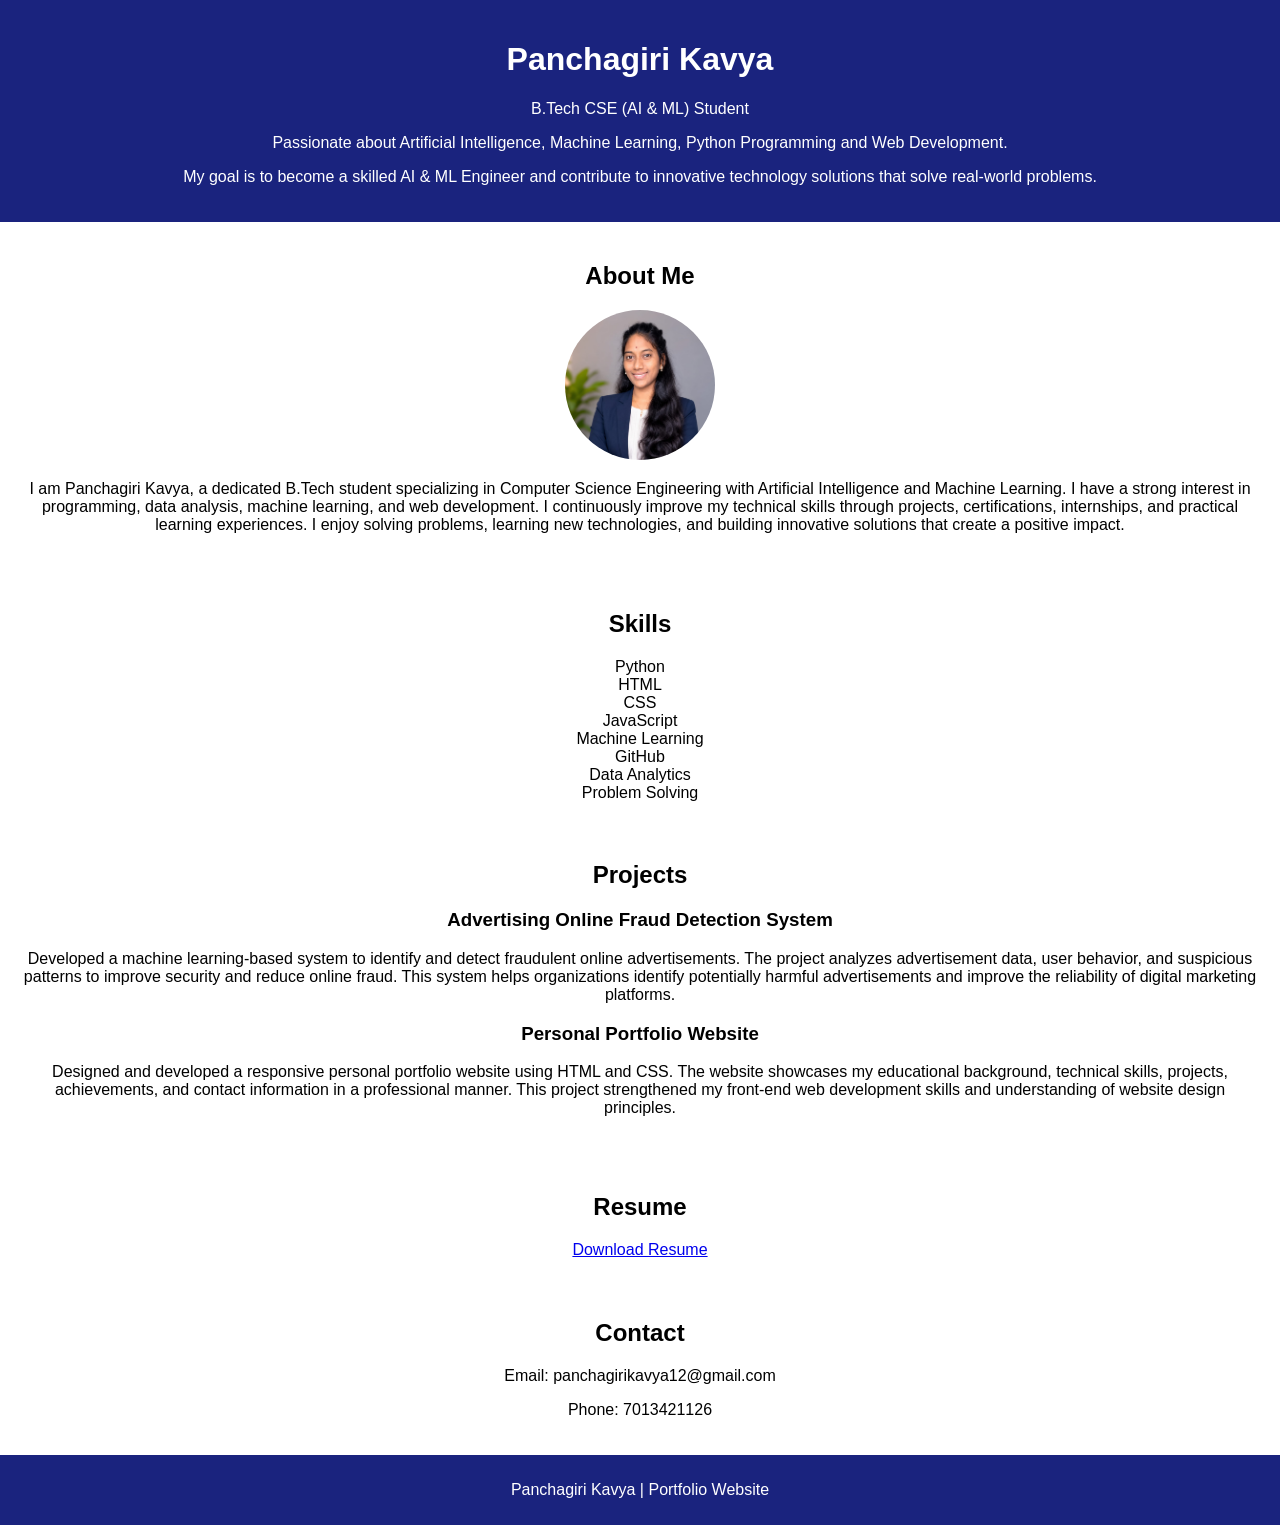
<file: Task 1-Portfolio/index.html>
<!DOCTYPE html>
<html>
<head>
<title>Panchagiri Kavya Portfolio</title>
<link rel="stylesheet" href="style.css">
</head>
<body>
 <header>
 <h1>Panchagiri Kavya</h1>
    <p>B.Tech CSE (AI & ML) Student</p>
    <p>Passionate about Artificial Intelligence, Machine Learning, Python Programming and Web Development.</p>
    <p>My goal is to become a skilled AI & ML Engineer and contribute to innovative technology solutions that solve real-world problems.</p>
</header>
<section>
<h2>About Me</h2>
<img src="photo.jpg" alt="Panchagiri Kavya" width="150">
<p> I am Panchagiri Kavya, a dedicated B.Tech student specializing in Computer Science Engineering with Artificial Intelligence and Machine Learning. I have a strong interest in programming, data analysis, machine learning, and web development. I continuously improve my technical skills through projects, certifications, internships, and practical learning experiences. I enjoy solving problems, learning new technologies, and building innovative solutions that create a positive impact.
</p>
</section>
<section>
    <h2>Skills</h2>
    <ul>
        <li>Python</li>
        <li>HTML</li>
        <li>CSS</li>
        <li>JavaScript</li>
        <li>Machine Learning</li>
        <li>GitHub</li>
        <li>Data Analytics</li>
        <li>Problem Solving</li>
    </ul>
</section>
<section>
    <h2>Projects</h2>
   <h3>Advertising Online Fraud Detection System</h3>
    <p>
        Developed a machine learning-based system to identify and detect fraudulent online advertisements. The project analyzes advertisement data, user behavior, and suspicious patterns to improve security and reduce online fraud. This system helps organizations identify potentially harmful advertisements and improve the reliability of digital marketing platforms.
 </p>
 <h3>Personal Portfolio Website</h3>
 <p>
Designed and developed a responsive personal portfolio website using HTML and CSS. The website showcases my educational background, technical skills, projects, achievements, and contact information in a professional manner. This project strengthened my front-end web development skills and understanding of website design principles.
</p>
</section>
<section>
 <h2>Resume</h2>
<a href="resume.pdf" download>Download Resume</a>
</section>
<section>
 <h2>Contact</h2>
<p>Email: panchagirikavya12@gmail.com</p>
 <p>Phone: 7013421126</p>
</section>
<footer>
 <p>Panchagiri Kavya | Portfolio Website</p>
</footer>
</body>
</html>
</file>
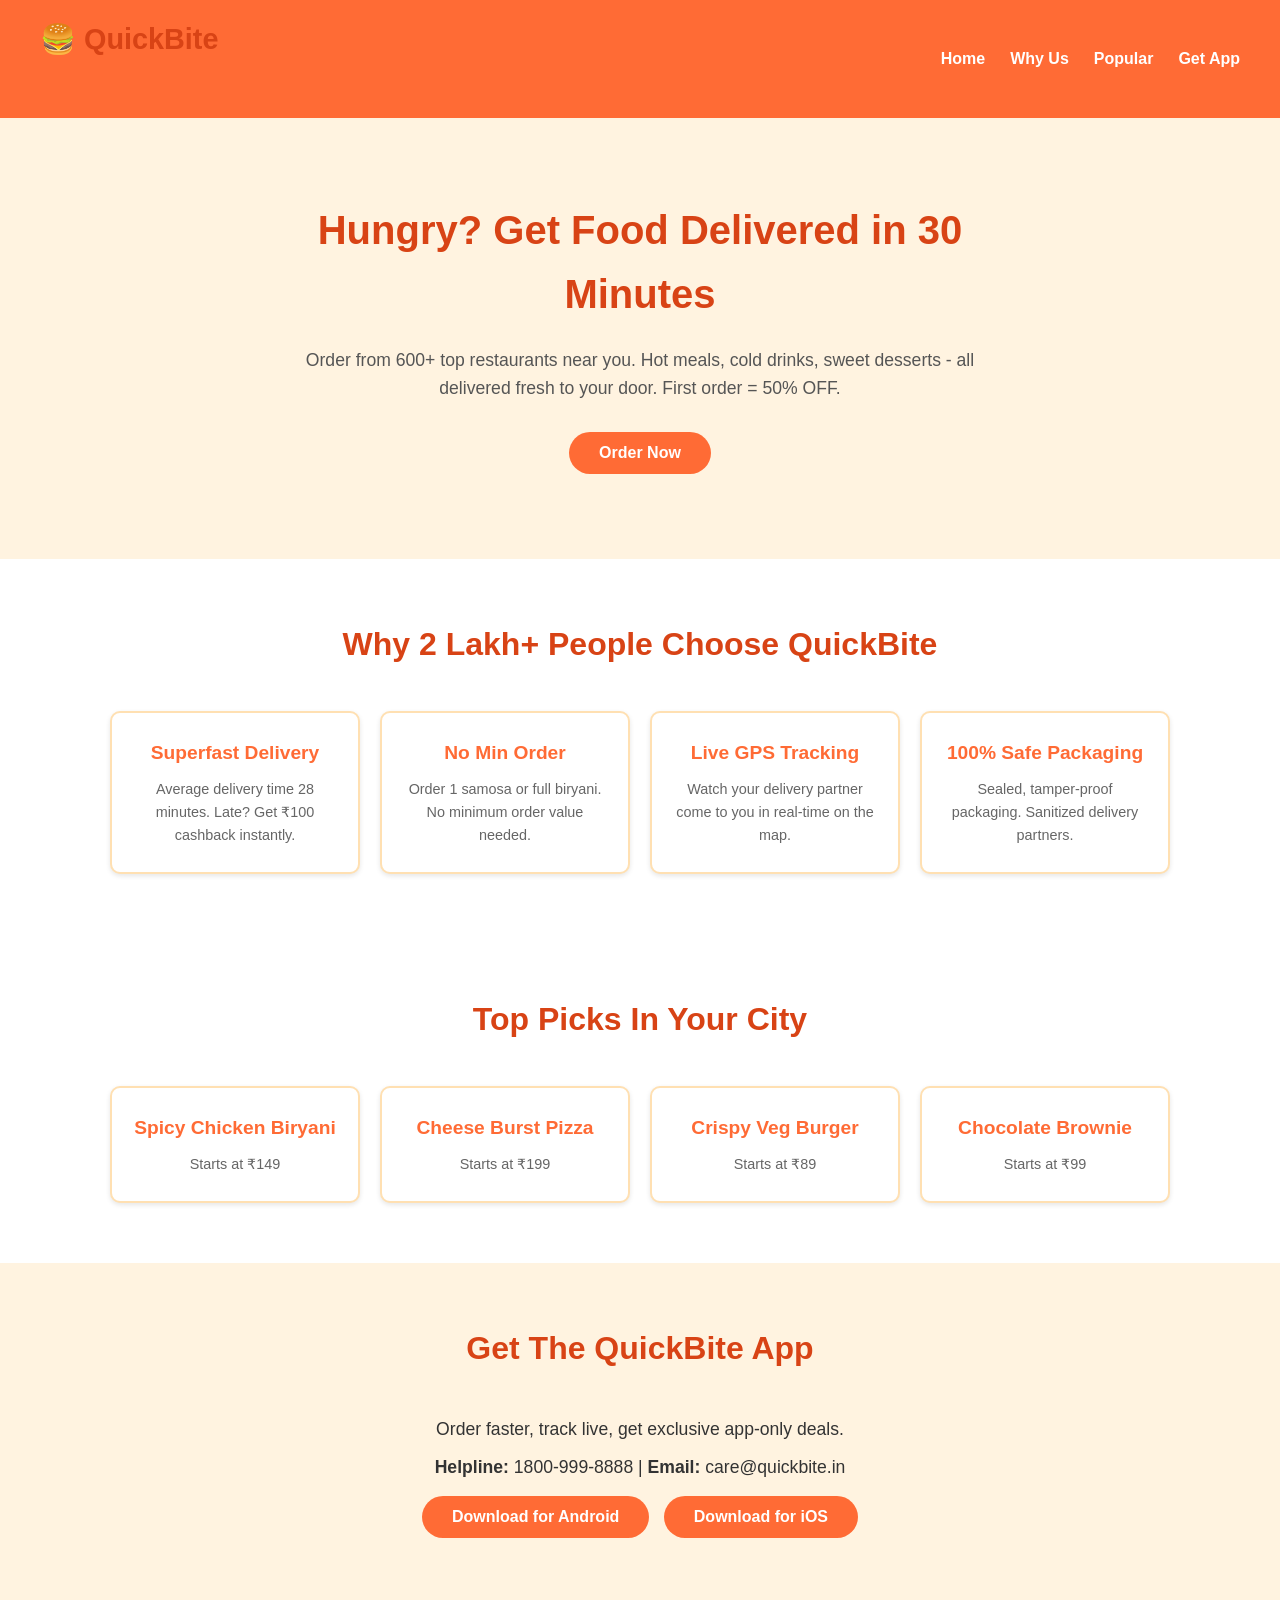
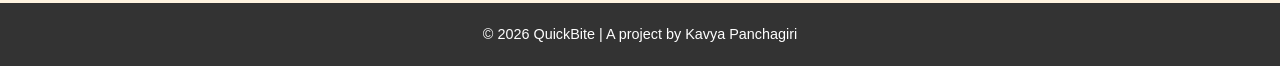
<file: Task-2-Landing-Page/index.html>
<!DOCTYPE html>
<html lang="en">
<head>
<meta charset="UTF-8">
<meta name="viewport" content="width=device-width, initial-scale=1.0">
<title>QuickBite - Fresh Food in 30 Mins</title>
<style>
    * {
        margin: 0;
        padding: 0;
        box-sizing: border-box;
    }
    body {
        font-family: Arial, sans-serif;
        line-height: 1.6;
        color: #333;
        background-color: #fff;
    }
    header {
        background: #FF6B35;
        color: white;
        padding: 1rem 2rem;
        position: sticky;
        top: 0;
        z-index: 100;
    }
    nav {
        display: flex;
        justify-content: space-between;
        align-items: center;
        max-width: 1200px;
        margin: 0 auto;
    }
    nav h2 {
        font-size: 1.8rem;
    }
    nav ul {
        list-style: none;
        display: flex;
        gap: 25px;
    }
    nav a {
        color: white;
        text-decoration: none;
        font-weight: bold;
    }
    .hero {
        background: #FFF3E0;
        text-align: center;
        padding: 80px 20px;
    }
    .hero h1 {
        font-size: 2.5rem;
        color: #D84315;
        margin-bottom: 20px;
        max-width: 800px;
        margin-left: auto;
        margin-right: auto;
    }
    .hero p {
        font-size: 1.1rem;
        margin-bottom: 25px;
        max-width: 700px;
        margin-left: auto;
        margin-right: auto;
        color: #555;
    }
    button {
        background: #FF6B35;
        color: white;
        padding: 12px 30px;
        border: none;
        border-radius: 25px;
        font-size: 1rem;
        cursor: pointer;
        font-weight: bold;
        margin: 5px;
    }
    section {
        padding: 60px 20px;
        text-align: center;
    }
    h2 {
        font-size: 2rem;
        margin-bottom: 40px;
        color: #D84315;
    }
    .card-container {
        display: flex;
        justify-content: center;
        flex-wrap: wrap;
        gap: 20px;
        max-width: 1200px;
        margin: 0 auto;
    }
    .card {
        background: white;
        border: 2px solid #FFE0B2;
        border-radius: 10px;
        padding: 25px 20px;
        width: 250px;
        box-shadow: 0 2px 5px rgba(0,0,0,0.1);
    }
    .card h3 {
        color: #FF6B35;
        margin-bottom: 10px;
        font-size: 1.2rem;
    }
    .card p {
        color: #666;
        font-size: 0.9rem;
    }
    #download {
        background: #FFF3E0;
    }
    #download p {
        font-size: 1.1rem;
        margin: 10px 0;
    }
    footer {
        background: #333;
        color: white;
        text-align: center;
        padding: 20px;
        font-size: 0.9rem;
    }
    @media (max-width: 768px) {
        nav {
            flex-direction: column;
            gap: 15px;
        }
        nav ul {
            gap: 15px;
        }
        .hero h1 {
            font-size: 2rem;
        }
        .card {
            width: 100%;
            max-width: 320px;
        }
    }
</style>
</head>
<body>
<header>
<nav>
<h2>🍔 QuickBite</h2>
<ul>
<li><a href="#home">Home</a></li>
<li><a href="#features">Why Us</a></li>
<li><a href="#dishes">Popular</a></li>
<li><a href="#download">Get App</a></li>
</ul>
</nav>
</header>
<section class="hero" id="home">
 <h1>Hungry? Get Food Delivered in 30 Minutes </h1>
 <p>
 Order from 600+ top restaurants near you. Hot meals, cold drinks, sweet desserts - 
 all delivered fresh to your door. First order = 50% OFF.
 </p>
 <a href="#download">
 <button>Order Now</button>
 </a>
</section>
<section id="features">
 <h2>Why 2 Lakh+ People Choose QuickBite</h2>
 <div class="card-container">
 <div class="card">
   <h3>Superfast Delivery</h3>
   <p>Average delivery time 28 minutes. Late? Get ₹100 cashback instantly.</p>
 </div>
 <div class="card">
   <h3>No Min Order</h3>
   <p>Order 1 samosa or full biryani. No minimum order value needed.</p>
 </div>
 <div class="card">
   <h3>Live GPS Tracking</h3>
   <p>Watch your delivery partner come to you in real-time on the map.</p>
 </div>
 <div class="card">
   <h3>100% Safe Packaging</h3>
   <p>Sealed, tamper-proof packaging. Sanitized delivery partners.</p>
 </div>
 </div>
</section>
<section id="dishes">
<h2>Top Picks In Your City</h2>
<div class="card-container">
 <div class="card">
   <h3>Spicy Chicken Biryani</h3>
   <p>Starts at ₹149</p>
 </div>
 <div class="card">
   <h3>Cheese Burst Pizza</h3>
   <p>Starts at ₹199</p>
 </div>
 <div class="card">
   <h3>Crispy Veg Burger</h3>
   <p>Starts at ₹89</p>
 </div>
 <div class="card">
   <h3>Chocolate Brownie</h3>
   <p>Starts at ₹99</p>
 </div>
</div>
</section>
<section id="download">
  <h2>Get The QuickBite App</h2>
 <p>Order faster, track live, get exclusive app-only deals.</p>
 <p><strong>Helpline:</strong> 1800-999-8888 | <strong>Email:</strong> care@quickbite.in</p>
 <button>Download for Android</button>
 <button>Download for iOS</button>
</section>

<footer>
<p>© 2026 QuickBite | A project by Kavya Panchagiri</p>
</footer>
</body>
</html>
</file>
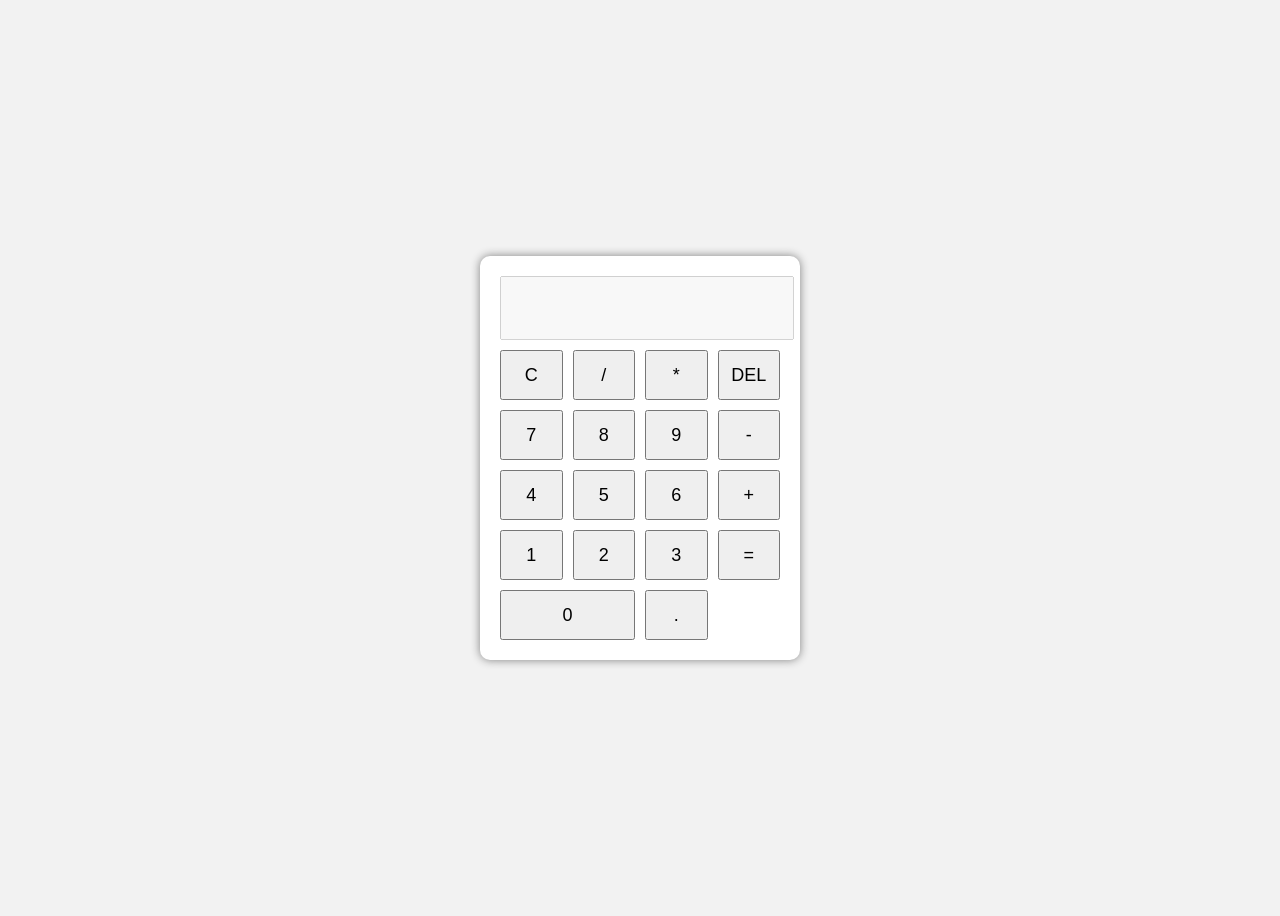
<file: Task3-Calculator/index.html>
<!DOCTYPE html>
<html lang="en">
<head>
<meta charset="UTF-8">
<title>Calculator</title>
<link rel="stylesheet" href="style.css">
</head>
<body>
<div class="calculator">
  <input type="text" id="display" disabled>
 <div class="buttons">
    <button onclick="clearDisplay()">C</butto>
    <button onclick="appendValue('/')">/</button>
    <button onclick="appendValue('*')">*</button>
    <button onclick="deleteLast()">DEL</button>
 <button onclick="appendValue('7')">7</button>
    <button onclick="appendValue('8')">8</button>
    <button onclick="appendValue('9')">9</button>
    <button onclick="appendValue('-')">-</button>

    <button onclick="appendValue('4')">4</button>
    <button onclick="appendValue('5')">5</button>
    <button onclick="appendValue('6')">6</button>
    <button onclick="appendValue('+')">+</button>

    <button onclick="appendValue('1')">1</button>
    <button onclick="appendValue('2')">2</button>
    <button onclick="appendValue('3')">3</button>
    <button onclick="calculate()">=</button>

    <button onclick="appendValue('0')" class="zero">0</button>
    <button onclick="appendValue('.')">.</button>

  </div>

</div>
<script src="script.js"></script>
</body>
</html>
</file>
<file: Task 1-Portfolio/style.css>
body {
    font-family: Arial, sans-serif;
    margin: 0;
    text-align: center;
}

header {
    background-color: #1a237e;
    color: white;
    padding: 20px;
}

section {
    padding: 20px;
}

ul {
    list-style-type: none;
    padding: 0;
    margin: 0;
}

img {
    border-radius: 50%;
}

footer {
    background-color: #1a237e;
    color: white;
    padding: 10px;
}
</file>
<file: Task3-Calculator/style.css>
body {
display: flex;
justify-content: center;
align-items: center;
height: 100vh;
 background: #f2f2f2;
font-family: Arial;
}
.calculator {
  width: 280px;
  background: white;
  padding: 20px;
  border-radius: 10px;
  box-shadow: 0 0 10px gray;
}
#display {
width: 100%;
height: 50px;
font-size: 24px;
margin-bottom: 10px;
text-align: right;
padding: 5px;
}
.buttons {
display: grid;
grid-template-columns: repeat(4, 1fr);
gap: 10px;
}
button {
height: 50px;
font-size: 18px;
cursor: pointer;
}
.zero {
grid-column: span 2;
}
</file>
